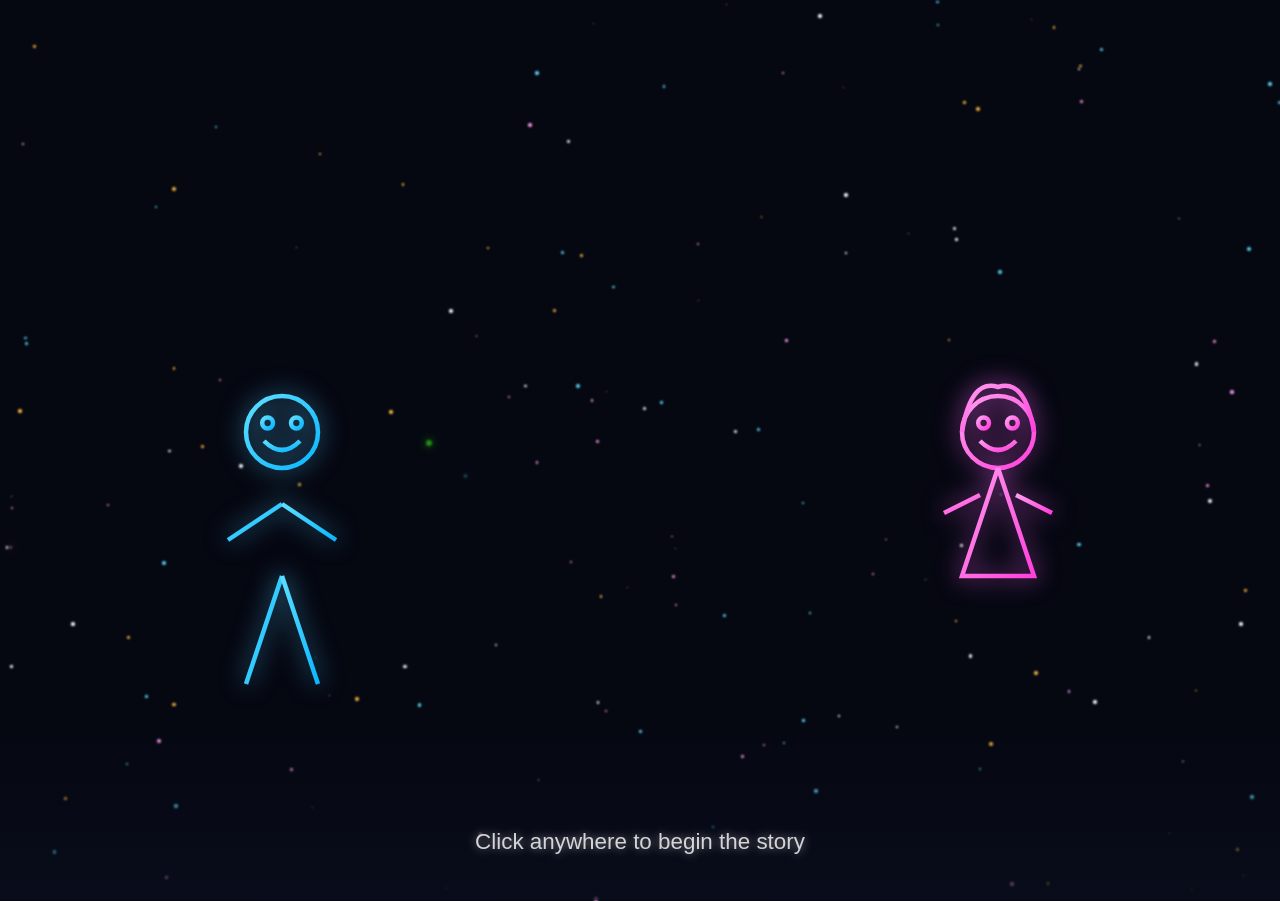
<file: WEB-PAGE/HTML/index.html>
<!DOCTYPE html>
<html lang="en">
<head>
    <meta charset="UTF-8">
    <meta name="viewport" content="width=device-width, initial-scale=1.0">
    <title>Neon Love Story</title>
    <style>
        * {
            margin: 0;
            padding: 0;
            box-sizing: border-box;
        }
        
        body {
            background-color: #050711;
            font-family: 'Arial', sans-serif;
            overflow: hidden;
            width: 100vw;
            height: 100vh;
            cursor: pointer;
            position: relative;
        }
        
        .scene-container {
            width: 100%;
            height: 100%;
            position: relative;
            perspective: 1000px;
        }
        
        .star {
            position: absolute;
            background-color: white;
            border-radius: 50%;
            filter: blur(1px);
            animation: twinkle 3s infinite alternate;
        }
        
        @keyframes twinkle {
            0% { opacity: 0.3; filter: blur(1px); }
            50% { opacity: 0.8; filter: blur(0px); }
            100% { opacity: 0.3; filter: blur(1px); }
        }
        
        /* Character SVGs */
        .character {
            position: absolute;
            bottom: 20%;
            height: 40%;
            transition: all 2s ease;
        }
        
        .boy {
            left: 15%;
            filter: drop-shadow(0 0 12px rgba(80, 200, 255, 0.8));
            z-index: 10;
        }
        
        .girl {
            right: 15%;
            filter: drop-shadow(0 0 12px rgba(255, 100, 255, 0.8));
            z-index: 10;
        }
        
        .rose {
            position: absolute;
            bottom: 35%;
            left: 50%;
            transform: translateX(-50%);
            height: 18%;
            filter: drop-shadow(0 0 15px rgba(255, 50, 100, 0.9));
            opacity: 0;
            transition: all 1.5s ease;
            z-index: 20;
        }
        
        .heart {
            position: absolute;
            top: 20%;
            right: 20%;
            height: 15%;
            filter: drop-shadow(0 0 15px rgba(255, 50, 100, 0.9));
            opacity: 0;
            transform: scale(0);
            transition: all 1s ease;
            animation: float 3s infinite ease-in-out;
            z-index: 5;
        }
        
        @keyframes float {
            0% { transform: scale(1) translateY(0); }
            50% { transform: scale(1.1) translateY(-10px); }
            100% { transform: scale(1) translateY(0); }
        }
        
        .final-message {
            position: absolute;
            top: 50%;
            left: 50%;
            transform: translate(-50%, -50%);
            font-size: 5rem;
            font-weight: bold;
            color: #ff5ebc;
            text-shadow: 
                0 0 7px #ff5ebc,
                0 0 20px #ff5ebc,
                0 0 40px #ff5ebc,
                0 0 60px #ff1f9d;
            opacity: 0;
            text-align: center;
            width: 100%;
            font-family: 'Arial', sans-serif;
            letter-spacing: 5px;
            animation: none;
            z-index: 100;
        }
        
        @keyframes pulse {
            0% { text-shadow: 0 0 7px #ff5ebc, 0 0 20px #ff5ebc, 0 0 40px #ff5ebc, 0 0 60px #ff1f9d; }
            50% { text-shadow: 0 0 15px #ff5ebc, 0 0 30px #ff5ebc, 0 0 60px #ff5ebc, 0 0 80px #ff1f9d; }
            100% { text-shadow: 0 0 7px #ff5ebc, 0 0 20px #ff5ebc, 0 0 40px #ff5ebc, 0 0 60px #ff1f9d; }
        }
        
        .hidden {
            display: none;
        }
        
        #startPrompt {
            position: absolute;
            bottom: 5%;
            left: 50%;
            transform: translateX(-50%);
            color: rgba(255, 255, 255, 0.8);
            font-size: 1.4rem;
            animation: fadeInOut 2s infinite;
            text-align: center;
            text-shadow: 0 0 10px rgba(255, 255, 255, 0.5);
            z-index: 100;
        }
        
        @keyframes fadeInOut {
            0% { opacity: 0.4; }
            50% { opacity: 1; }
            100% { opacity: 0.4; }
        }
        
        .spotlight {
            position: absolute;
            width: 300px;
            height: 300px;
            border-radius: 50%;
            background: radial-gradient(
                circle,
                rgba(255, 255, 255, 0.1) 0%,
                rgba(255, 255, 255, 0.05) 40%,
                transparent 70%
            );
            filter: blur(10px);
            opacity: 0;
            transition: all 1.5s ease;
            z-index: 1;
        }
        
        .ground {
            position: absolute;
            bottom: 0;
            left: 0;
            width: 100%;
            height: 20%;
            background: linear-gradient(to top, rgba(10, 15, 30, 0.7), transparent);
            z-index: 5;
        }
        
        .neon-particles {
            position: absolute;
            width: 100%;
            height: 100%;
            pointer-events: none;
            z-index: 6;
        }
        
        .particle {
            position: absolute;
            background-color: rgba(255, 255, 255, 0.8);
            border-radius: 50%;
            filter: blur(1px);
            pointer-events: none;
        }
        
        @media (max-width: 768px) {
            .character {
                height: 30%;
            }
            
            .boy {
                left: 10%;
            }
            
            .girl {
                right: 10%;
            }
            
            .rose {
                height: 15%;
            }
            
            .final-message {
                font-size: 3rem;
                letter-spacing: 3px;
            }
            
            #startPrompt {
                font-size: 1.2rem;
            }
        }
    </style>
</head>
<body>
    <div class="scene-container" id="sceneContainer">
        <!-- Stars will be added via JavaScript -->
        <div class="neon-particles" id="particles"></div>
        <div class="ground"></div>
        
        <!-- Spotlights -->
        <div class="spotlight" id="spotlightBoy" style="left: 20%; bottom: 15%;"></div>
        <div class="spotlight" id="spotlightGirl" style="right: 20%; bottom: 15%;"></div>
        <div class="spotlight" id="spotlightCenter" style="left: 50%; bottom: 15%; transform: translateX(-50%);"></div>
        
        <!-- Boy Character (SVG) -->
        <svg class="character boy" viewBox="0 0 100 200" xmlns="http://www.w3.org/2000/svg">
            <defs>
                <linearGradient id="boyGradient" x1="0%" y1="0%" x2="100%" y2="100%">
                    <stop offset="0%" style="stop-color:#5edfff;stop-opacity:1" />
                    <stop offset="100%" style="stop-color:#0ab6ff;stop-opacity:1" />
                </linearGradient>
            </defs>
            
            <!-- Head -->
            <circle cx="50" cy="40" r="20" stroke="url(#boyGradient)" stroke-width="2.5" fill="none" />
            
            <!-- Body -->
            <line x1="50" y1="60" x2="50" y2="120" stroke="url(#boyGradient)" stroke-width="2.5" id="boyBody" />
            
            <!-- Arms -->
            <line x1="50" y1="80" x2="20" y2="100" stroke="url(#boyGradient)" stroke-width="2.5" class="left-arm" id="leftArm" />
            <line x1="50" y1="80" x2="80" y2="100" stroke="url(#boyGradient)" stroke-width="2.5" class="right-arm" id="rightArm" />
            
            <!-- Legs -->
            <line x1="50" y1="120" x2="30" y2="180" stroke="url(#boyGradient)" stroke-width="2.5" id="leftLeg" />
            <line x1="50" y1="120" x2="70" y2="180" stroke="url(#boyGradient)" stroke-width="2.5" id="rightLeg" />
            
            <!-- Smile -->
            <path d="M40,45 Q50,55 60,45" stroke="url(#boyGradient)" stroke-width="2.5" fill="none" />
            
            <!-- Eyes -->
            <circle cx="42" cy="35" r="3" stroke="url(#boyGradient)" stroke-width="2.5" fill="none" />
            <circle cx="58" cy="35" r="3" stroke="url(#boyGradient)" stroke-width="2.5" fill="none" />
        </svg>
        
        <!-- Girl Character (SVG) -->
        <svg class="character girl" viewBox="0 0 100 200" xmlns="http://www.w3.org/2000/svg">
            <defs>
                <linearGradient id="girlGradient" x1="0%" y1="0%" x2="100%" y2="100%">
                    <stop offset="0%" style="stop-color:#ff9eee;stop-opacity:1" />
                    <stop offset="100%" style="stop-color:#ff3fdc;stop-opacity:1" />
                </linearGradient>
            </defs>
            
            <!-- Head -->
            <circle cx="50" cy="40" r="20" stroke="url(#girlGradient)" stroke-width="2.5" fill="none" />
            
            <!-- Hair -->
            <path d="M30,40 Q35,10 50,15 Q65,10 70,40" stroke="url(#girlGradient)" stroke-width="2.5" fill="none" />
            
            <!-- Body (Dress shape) -->
            <path d="M50,60 Q40,90 30,120 L70,120 Q60,90 50,60" stroke="url(#girlGradient)" stroke-width="2.5" fill="none" />
            
            <!-- Arms -->
            <line x1="40" y1="75" x2="20" y2="85" stroke="url(#girlGradient)" stroke-width="2.5" id="girlLeftArm" />
            <line x1="60" y1="75" x2="80" y2="85" stroke="url(#girlGradient)" stroke-width="2.5" id="girlRightArm" />
            
            <!-- Legs -->
            <line x1="40" y1="120" x2="40" y2="180" stroke="url(#girlGradient)" stroke-width="2.5" />
            <line x1="60" y1="120" x2="60" y2="180" stroke="url(#girlGradient)" stroke-width="2.5" />
            
            <!-- Smile -->
            <path d="M40,45 Q50,55 60,45" stroke="url(#girlGradient)" stroke-width="2.5" fill="none" id="girlSmile" />
            
            <!-- Eyes -->
            <circle cx="42" cy="35" r="3" stroke="url(#girlGradient)" stroke-width="2.5" fill="none" />
            <circle cx="58" cy="35" r="3" stroke="url(#girlGradient)" stroke-width="2.5" fill="none" />
        </svg>
        
        <!-- Enhanced Rose (SVG) -->
        <svg class="rose" viewBox="0 0 100 200" xmlns="http://www.w3.org/2000/svg">
            <defs>
                <linearGradient id="roseGradient" x1="0%" y1="0%" x2="100%" y2="100%">
                    <stop offset="0%" style="stop-color:#ff3a7c;stop-opacity:1" />
                    <stop offset="100%" style="stop-color:#ff0051;stop-opacity:1" />
                </linearGradient>
                <linearGradient id="stemGradient" x1="0%" y1="0%" x2="100%" y2="100%">
                    <stop offset="0%" style="stop-color:#39ff14;stop-opacity:1" />
                    <stop offset="100%" style="stop-color:#00c700;stop-opacity:1" />
                </linearGradient>
            </defs>
            
            <!-- Improved Rose Petals -->
            <path d="M50,20 
                    C55,15 65,15 65,25 
                    C70,15 80,20 70,30 
                    C80,30 80,40 70,40 
                    C80,45 75,55 65,45 
                    C65,55 55,55 50,45 
                    C45,55 35,55 35,45 
                    C25,55 20,45 30,40 
                    C20,40 20,30 30,30 
                    C20,20 30,15 35,25 
                    C35,15 45,15 50,20" 
                  stroke="url(#roseGradient)" stroke-width="2" fill="none" />
            
            <!-- Stem -->
            <line x1="50" y1="45" x2="50" y2="100" stroke="url(#stemGradient)" stroke-width="2.5" />
            
            <!-- Leaves -->
            <path d="M50,60 C60,50 75,55 65,70" stroke="url(#stemGradient)" stroke-width="2" fill="none" />
            <path d="M50,80 C40,70 25,75 35,90" stroke="url(#stemGradient)" stroke-width="2" fill="none" />
        </svg>
        
        <!-- Enhanced Heart (SVG) -->
        <svg class="heart" viewBox="0 0 100 100" xmlns="http://www.w3.org/2000/svg">
            <defs>
                <linearGradient id="heartGradient" x1="0%" y1="0%" x2="100%" y2="100%">
                    <stop offset="0%" style="stop-color:#ff3a7c;stop-opacity:1" />
                    <stop offset="100%" style="stop-color:#ff0051;stop-opacity:1" />
                </linearGradient>
            </defs>
            <path d="M50,30 L65,15 A15,15 0 0,1 90,40 L50,80 L10,40 A15,15 0 0,1 35,15 L50,30" 
                  stroke="url(#heartGradient)" stroke-width="3" fill="none" />
        </svg>
        
        <!-- Final Message -->
        <div class="final-message" id="finalMessage">I Love You</div>
        
        <!-- Start Prompt -->
        <div id="startPrompt">Click anywhere to begin the story</div>
    </div>
    
    <script>
        // Elements
        const sceneContainer = document.getElementById('sceneContainer');
        const finalMessage = document.getElementById('finalMessage');
        const startPrompt = document.getElementById('startPrompt');
        const boy = document.querySelector('.boy');
        const girl = document.querySelector('.girl');
        const rose = document.querySelector('.rose');
        const heart = document.querySelector('.heart');
        const particles = document.getElementById('particles');
        
        // Spotlight elements
        const spotlightBoy = document.getElementById('spotlightBoy');
        const spotlightGirl = document.getElementById('spotlightGirl');
        const spotlightCenter = document.getElementById('spotlightCenter');
        
        // Boy elements for animation
        const boyBody = document.getElementById('boyBody');
        const leftArm = document.getElementById('leftArm');
        const rightArm = document.getElementById('rightArm');
        const leftLeg = document.getElementById('leftLeg');
        const rightLeg = document.getElementById('rightLeg');
        
        // Girl elements for animation
        const girlLeftArm = document.getElementById('girlLeftArm');
        const girlRightArm = document.getElementById('girlRightArm');
        const girlSmile = document.getElementById('girlSmile');
        
        // Create stars with different colors
        function createStars() {
            const colors = ['#ffffff', '#5edfff', '#ff9eee', '#ffbf40'];
            for (let i = 0; i < 150; i++) {
                const star = document.createElement('div');
                star.classList.add('star');
                
                // Random size between 1px and 4px
                const size = Math.random() * 3 + 1;
                star.style.width = `${size}px`;
                star.style.height = `${size}px`;
                
                // Random position
                star.style.left = `${Math.random() * 100}%`;
                star.style.top = `${Math.random() * 100}%`;
                
                // Random color
                star.style.backgroundColor = colors[Math.floor(Math.random() * colors.length)];
                
                // Random animation delay
                star.style.animationDelay = `${Math.random() * 3}s`;
                
                sceneContainer.appendChild(star);
            }
        }
        
        // Create neon particles
        function createNeonParticles() {
            const colors = ['#5edfff', '#ff9eee', '#ff3a7c', '#39ff14', '#ffbf40'];
            
            for (let i = 0; i < 30; i++) {
                setTimeout(() => {
                    const particle = document.createElement('div');
                    particle.classList.add('particle');
                    
                    // Size
                    const size = Math.random() * 4 + 2;
                    particle.style.width = `${size}px`;
                    particle.style.height = `${size}px`;
                    
                    // Position
                    particle.style.left = `${Math.random() * 100}%`;
                    particle.style.bottom = '0';
                    
                    // Color with glow
                    const color = colors[Math.floor(Math.random() * colors.length)];
                    particle.style.backgroundColor = color;
                    particle.style.boxShadow = `0 0 10px ${color}`;
                    
                    particles.appendChild(particle);
                    
                    // Animate
                    setTimeout(() => {
                        particle.style.transition = `all ${Math.random() * 8 + 7}s ease-out`;
                        particle.style.transform = `translateY(-${Math.random() * 80 + 20}vh)`;
                        particle.style.opacity = Math.random() * 0.7 + 0.3;
                        
                        // Remove after animation
                        setTimeout(() => {
                            particles.removeChild(particle);
                        }, 15000);
                    }, 100);
                }, i * 500);
            }
        }
        
        // Initialize scene
        function initScene() {
            createStars();
            createNeonParticles();
            
            // Set initial positions
            boy.style.transform = 'translateX(0)';
            girl.style.transform = 'translateX(0)';
            
            // Initial visibility
            rose.style.opacity = '0';
            heart.style.opacity = '0';
            finalMessage.style.opacity = '0';
            
            // Initialize event listener for scene transition
            document.body.addEventListener('click', startAnimation);
            
            // Set interval for continuous particles
            setInterval(createNeonParticles, 15000);
        }
        
        // Boy kneeling animation
        function animateBoyKneeling() {
            // Update SVG elements for kneeling position
            boyBody.setAttribute('y2', '110');
            
            // Arms holding rose
            leftArm.setAttribute('x2', '42');
            leftArm.setAttribute('y2', '100');
            rightArm.setAttribute('x2', '58');
            rightArm.setAttribute('y2', '100');
            
            // Legs in kneeling position
            leftLeg.setAttribute('x1', '50');
            leftLeg.setAttribute('y1', '110');
            leftLeg.setAttribute('x2', '30');
            leftLeg.setAttribute('y2', '140');
            
            rightLeg.setAttribute('x1', '50');
            rightLeg.setAttribute('y1', '110');
            rightLeg.setAttribute('x2', '50');
            rightLeg.setAttribute('y2', '140');
        }
        
        // Girl happy reaction
        function animateGirlHappy() {
            // Move arms up in excitement
            girlLeftArm.setAttribute('x2', '25');
            girlLeftArm.setAttribute('y2', '60');
            
            girlRightArm.setAttribute('x2', '75');
            girlRightArm.setAttribute('y2', '60');
            
            // Bigger smile
            girlSmile.setAttribute('d', 'M40,45 Q50,60 60,45');
        }
        
        // Start animation sequence
        function startAnimation() {
            // Remove event listener to prevent multiple triggers
            document.body.removeEventListener('click', startAnimation);
            startPrompt.style.display = 'none';
            
            // Turn on spotlights
            spotlightBoy.style.opacity = '1';
            spotlightGirl.style.opacity = '1';
            
            // After a short delay, start the boy walking
            setTimeout(() => {
                // Move boy to center near girl
                boy.style.left = '40%';
                
                // After boy reaches position, show proposal
                setTimeout(() => {
                    // Show center spotlight
                    spotlightCenter.style.opacity = '1';
                    
                    // Animate boy kneeling
                    animateBoyKneeling();
                    
                    // Make rose visible and position to boy's hands
                    setTimeout(() => {
                        rose.style.opacity = '1';
                        rose.style.left = '48%';
                        rose.style.bottom = '35%';
                        
                        // Girl moves closer and reacts
                        setTimeout(() => {
                            girl.style.right = '35%';
                            
                            // Girl happy reaction
                            setTimeout(() => {
                                animateGirlHappy();
                                
                                // Show heart above them
                                setTimeout(() => {
                                    heart.style.opacity = '1';
                                    heart.style.transform = 'scale(1)';
                                    heart.style.top = '30%';
                                    heart.style.left = '50%';
                                    heart.style.marginLeft = '-7.5%';
                                    
                                    // Transition to final scene
                                    setTimeout(showFinalMessage, 2000);
                                }, 1000);
                            }, 1000);
                        }, 1000);
                    }, 1000);
                }, 2000);
            }, 1000);
        }
        
        // Final scene with message
        function showFinalMessage() {
            // Create intense neon effect
            createIntenseNeonEffect();
            
            // Fade characters slightly
            boy.style.opacity = '0.6';
            girl.style.opacity = '0.6';
            rose.style.opacity = '0.6';
            
            // Show final message with animation
            finalMessage.style.opacity = '1';
            finalMessage.style.animation = 'pulse 2s infinite ease-in-out';
            
            // Add floating hearts in the background
            createFloatingHearts();
        }
        
        // Create intense neon particles for final effect
        function createIntenseNeonEffect() {
            const colors = ['#5edfff', '#ff9eee', '#ff3a7c', '#39ff14', '#ffbf40'];
            
            for (let i = 0; i < 50; i++) {
                setTimeout(() => {
                    const particle = document.createElement('div');
                    particle.classList.add('particle');
                    
                    // Size
                    const size = Math.random() * 6 + 2;
                    particle.style.width = `${size}px`;
                    particle.style.height = `${size}px`;
                    
                    // Position
                    particle.style.left = `${Math.random() * 100}%`;
                    particle.style.top = `${Math.random() * 100}%`;
                    
                    // Color with glow
                    const color = colors[Math.floor(Math.random() * colors.length)];
                    particle.style.backgroundColor = color;
                    particle.style.boxShadow = `0 0 15px ${color}`;
                    
                    particles.appendChild(particle);
                    
                    // Animate
                    setTimeout(() => {
                        particle.style.transition = `all ${Math.random() * 10 + 10}s ease-out`;
                        particle.style.transform = `translate(${Math.random() * 200 - 100}px, ${Math.random() * 200 - 100}px)`;
                        particle.style.opacity = Math.random() * 0.7 + 0.3;
                        
                        // Remove after animation
                        setTimeout(() => {
                            particle.style.opacity = '0';
                            setTimeout(() => {
                                particles.removeChild(particle);
                            }, 1000);
                        }, 8000);
                    }, 100);
                }, i * 100);
            }
        }
        
        function createFloatingHearts() {
            const colors = ['#ff3a7c', '#ff5ebc', '#ff9eee'];
            
            for (let i = 0; i < 20; i++) {
                setTimeout(() => {
                    const floatingHeart = document.createElement('div');
                    floatingHeart.style.position = 'absolute';
                    floatingHeart.style.width = `${Math.random() * 30 + 20}px`;
                    floatingHeart.style.height = `${Math.random() * 30 + 20}px`;
                    floatingHeart.style.left = `${Math.random() * 100}%`;
                    floatingHeart.style.bottom = '0';
                    floatingHeart.style.opacity = '0';
                    floatingHeart.style.zIndex = '15';
                    
                    const color = colors[Math.floor(Math.random() * colors.length)];
                    
                    floatingHeart.innerHTML = `
                        <svg viewBox="0 0 100 100" xmlns="http://www.w3.org/2000/svg">
                            <path d="M50,30 L65,15 A15,15 0 0,1 85,35 L50,70 L15,35 A15,15 0 0,1 35,15 L50,30" 
                            stroke="${color}" stroke-width="3" fill="none" />
                        </svg>
                    `;
                    
                    sceneContainer.appendChild(floatingHeart);
                    
                    // Animate floating heart
                    setTimeout(() => {
                        floatingHeart.style.transition = `all ${Math.random() * 8 + 7}s ease-out`;
                        floatingHeart.style.transform = `translateY(-${Math.random() * 70 + 30}vh) rotate(${Math.random() * 60 - 30}deg)`;
                        floatingHeart.style.opacity = '0.8';
                        floatingHeart.style.filter = `drop-shadow(0 0 8px ${color})`;
                        
                        // Remove after animation
                        setTimeout(() => {
                            floatingHeart.style.opacity = '0';
                            setTimeout(() => {
                                sceneContainer.removeChild(floatingHeart);
                            }, 1000);
                        }, 6000);
                    }, 100);
                }, i * 300);
            }
        }
        
        // Initialize on page load
        window.onload = initScene;
    </script>
</body>
</html>
</file>
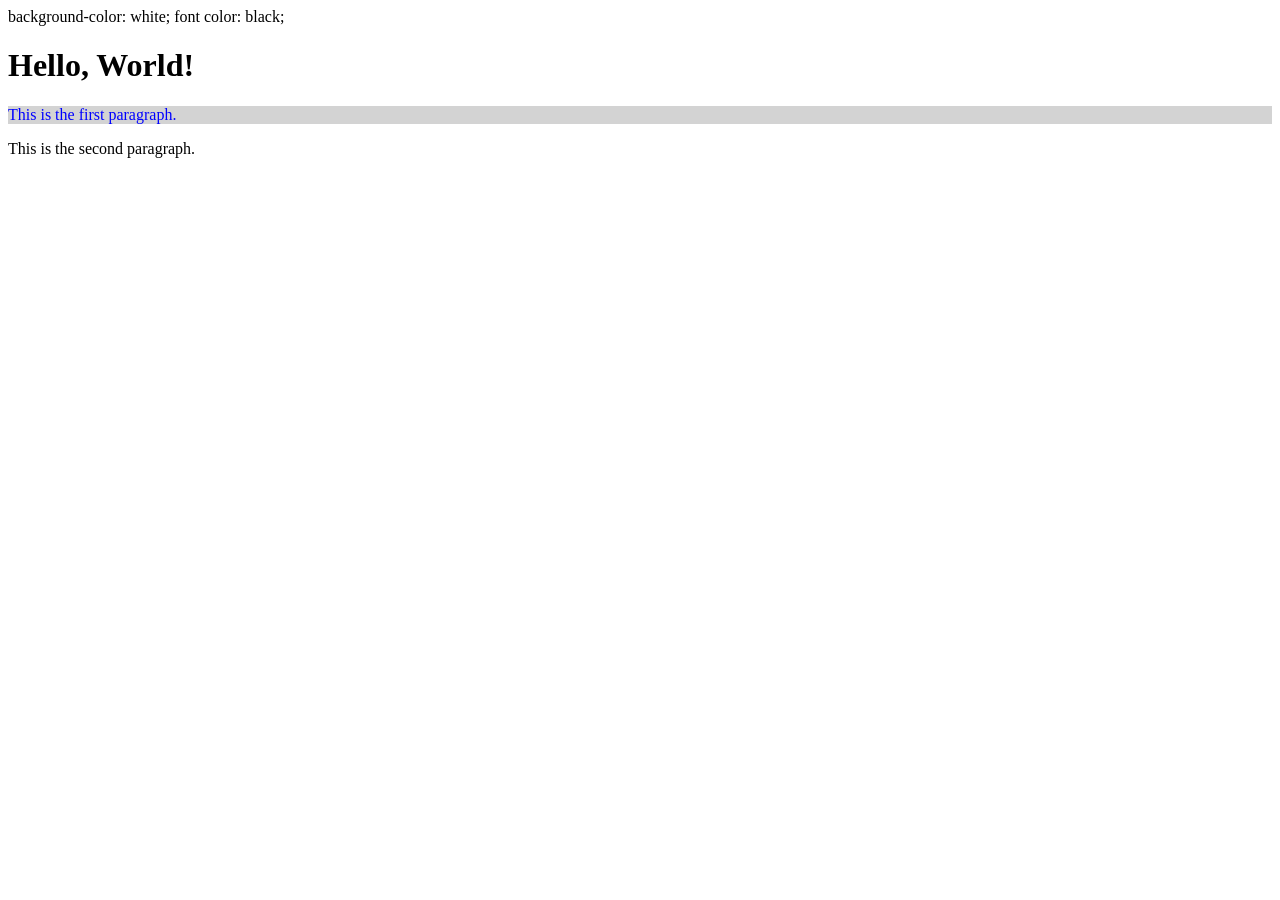
<file: WEB-PAGE/CSS/12.html>
<!DOCTYPE html>
<html lang="en">
<head>
    <meta charset="UTF-8">
    <meta name="viewport" content="width=device-width, initial-scale=1.0">
    <title>Document</title>
    <style>
        
       #first p {
        color: blue;
        background-color: lightgray;
        
    </style>

</head>
<body>
    background-color: white;
    font color: black;
        <h1>Hello, World!</h1>
        <div id="first">
            <p>This is the first paragraph.</p>
        
        </div>
        <div id="second">
            <p>This is the second paragraph.</p>
</body>
</html>
</file>
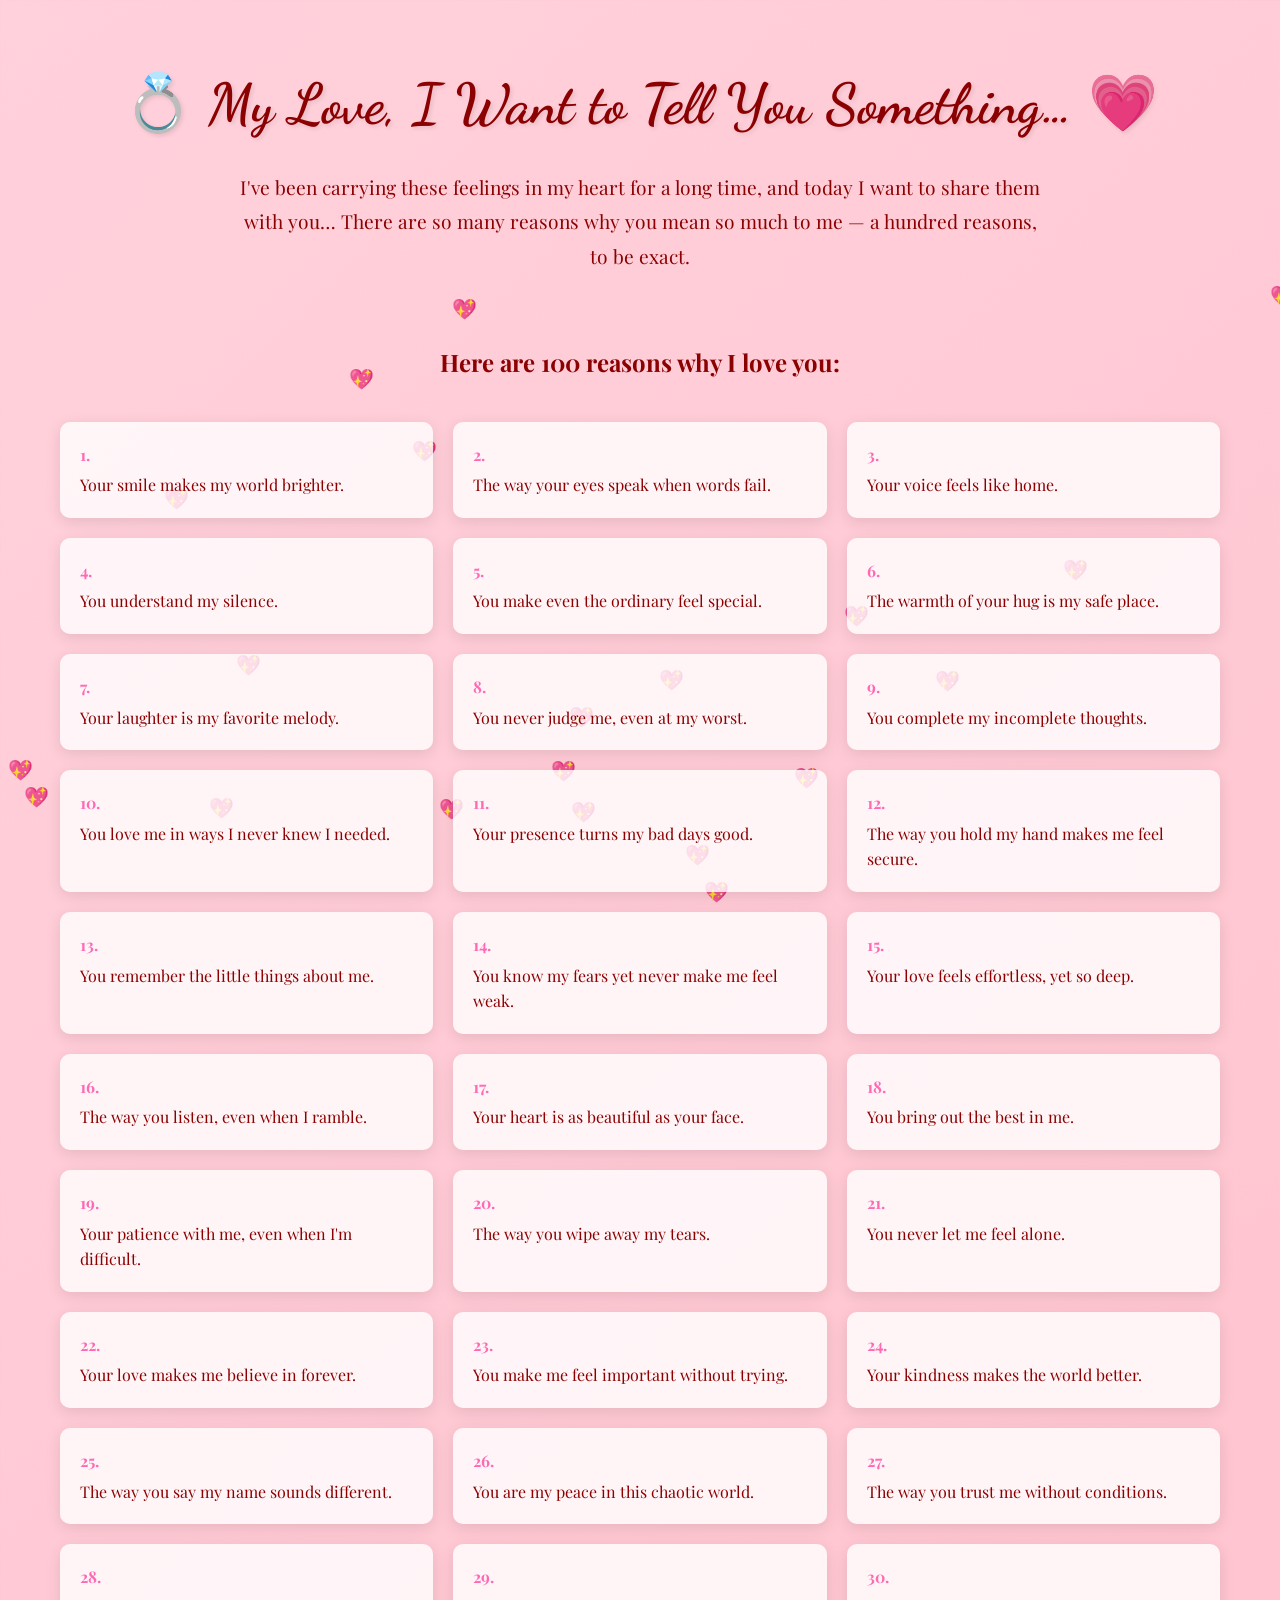
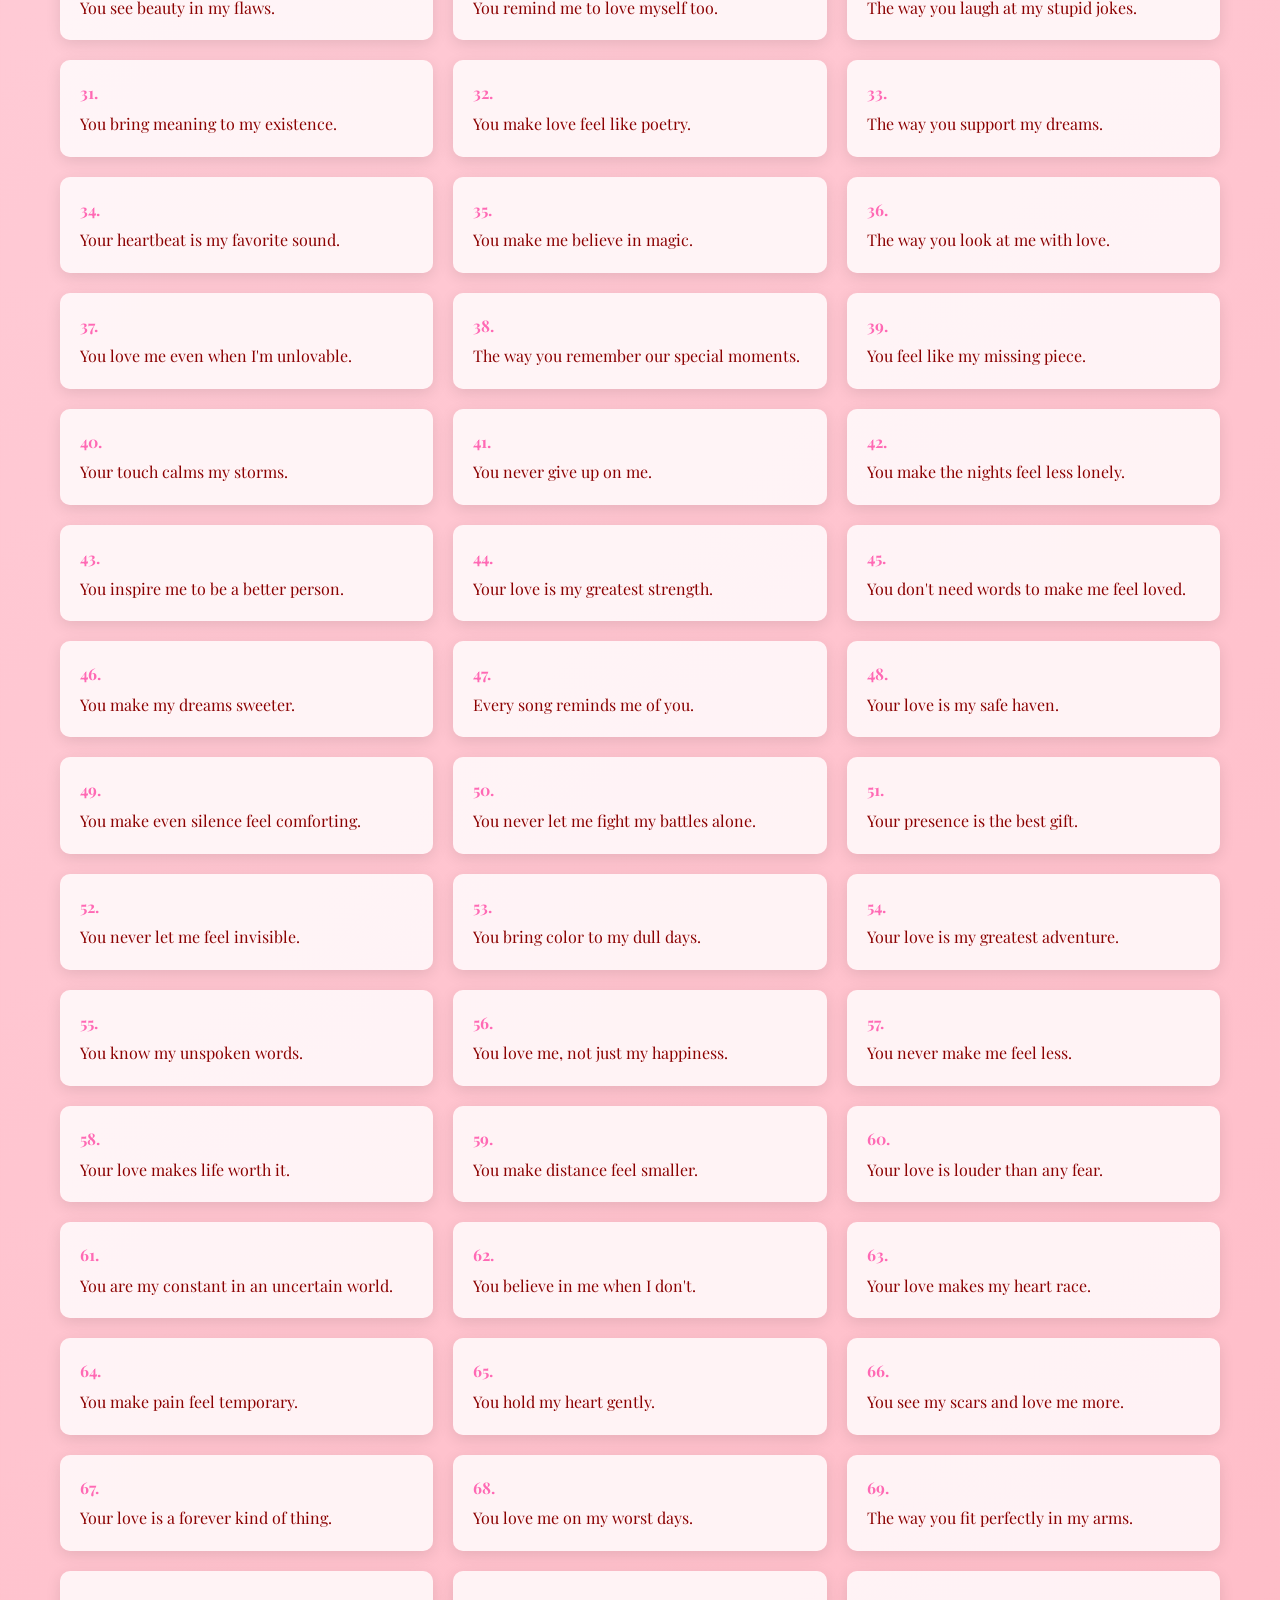
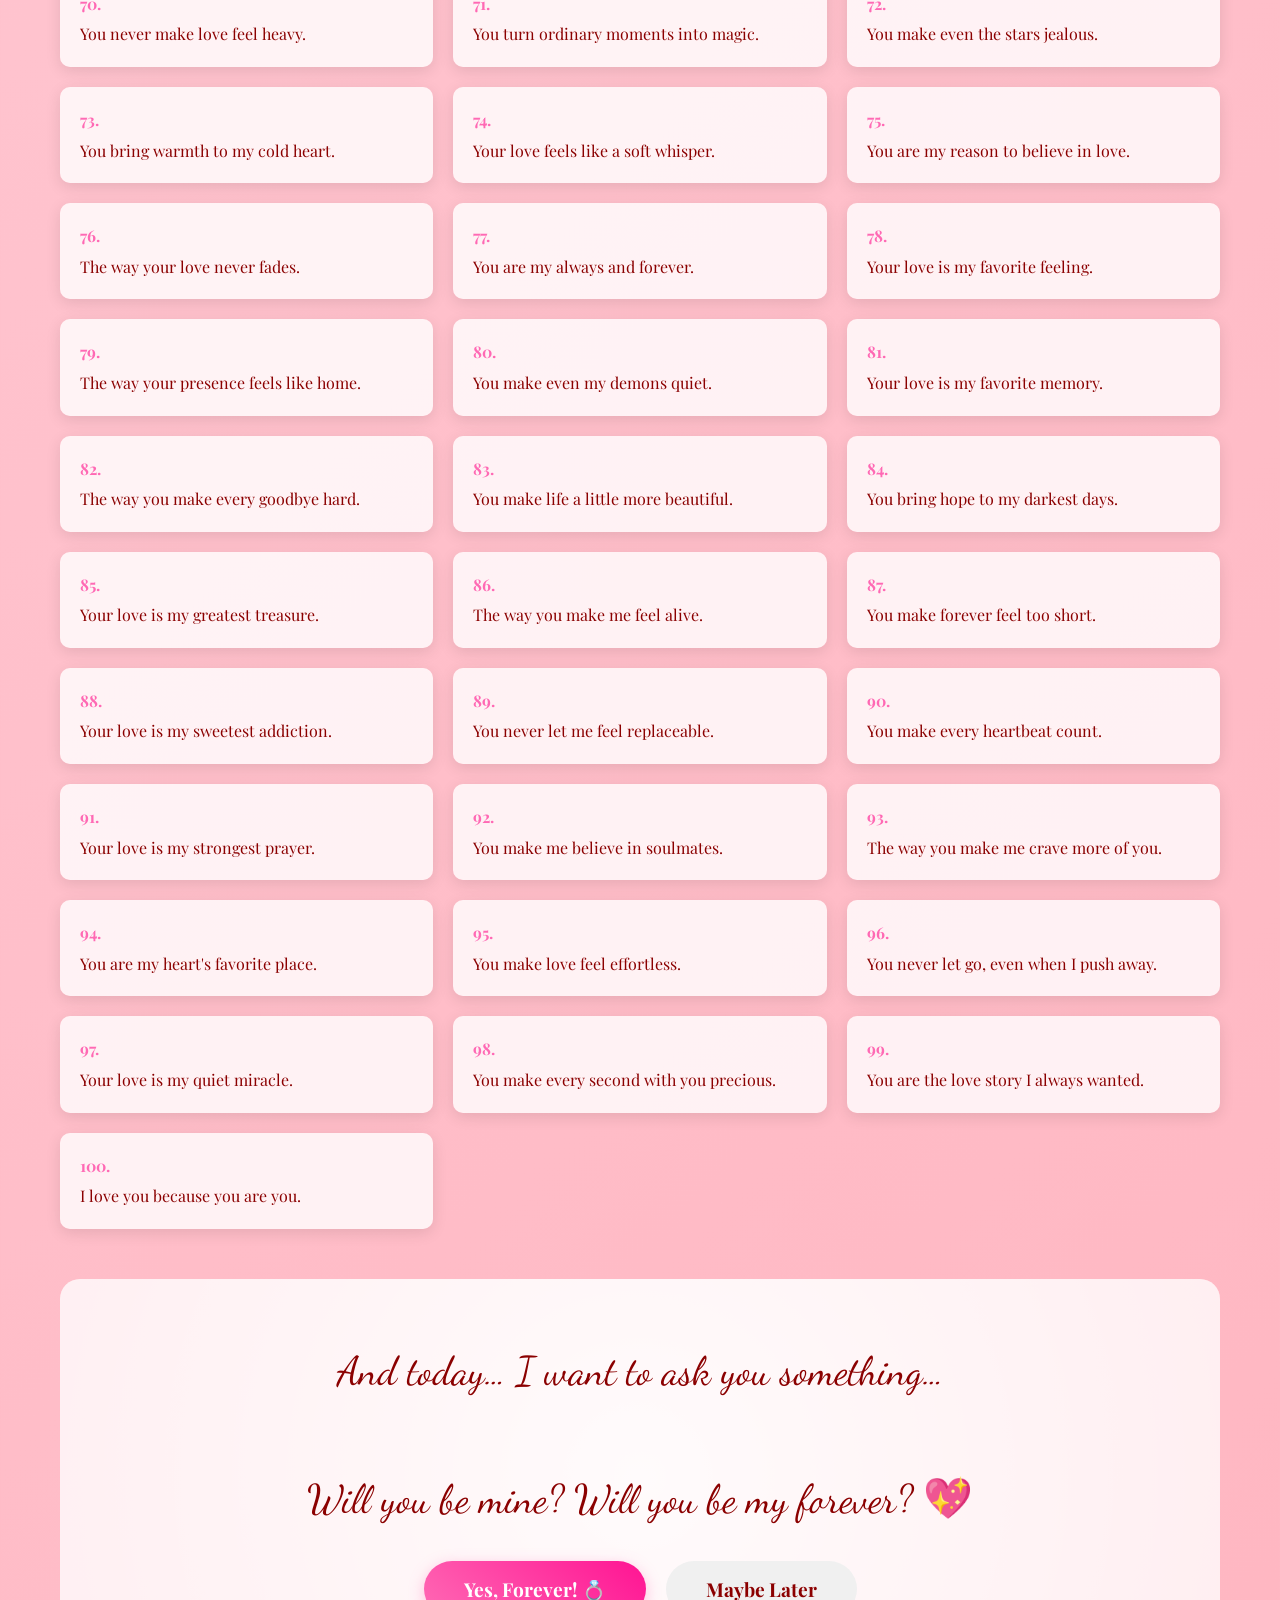
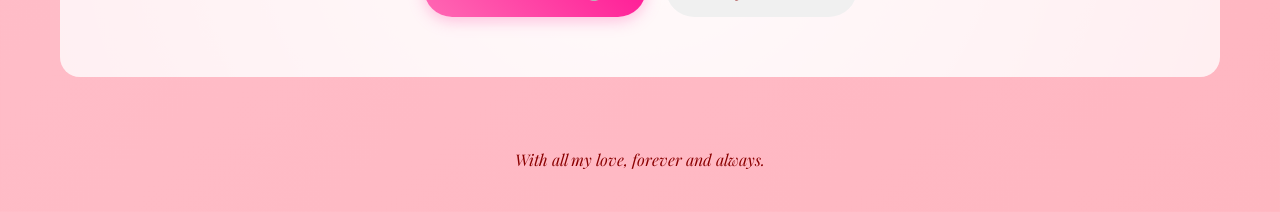
<file: WEB-PAGE/HTML/propose.html>
<!DOCTYPE html>
<html lang="en">
<head>
    <meta charset="UTF-8" />
    <meta name="viewport" content="width=device-width, initial-scale=1.0"/>
    <title>Proposal</title>
    <link href="https://fonts.googleapis.com/css2?family=Dancing+Script:wght@400;700&family=Playfair+Display:wght@400;700&display=swap" rel="stylesheet">
    <style>
        * { margin: 0; padding: 0; box-sizing: border-box; }

        body {
            font-family: 'Playfair Display', serif;
            background: linear-gradient(135deg, #ffd1dc, #ffb6c1);
            color: #8b0000;
            line-height: 1.6;
            overflow-x: hidden;
        }

        .container {
            max-width: 1200px;
            margin: 0 auto;
            padding: 20px;
        }

        header { text-align: center; padding: 40px 20px; animation: fadeIn 2s ease; }

        h1 {
            font-family: 'Dancing Script', cursive;
            font-size: 3.5rem;
            margin-bottom: 20px;
            text-shadow: 2px 2px 4px rgba(0,0,0,0.1);
        }

        .intro { font-size: 1.2rem; max-width: 800px; margin: 0 auto 30px; line-height: 1.8; }

        .reasons-container {
            display: grid;
            grid-template-columns: repeat(auto-fill, minmax(300px, 1fr));
            gap: 20px;
            margin: 40px 0;
        }

        .reason {
            background: rgba(255,255,255,0.8);
            padding: 20px;
            border-radius: 10px;
            box-shadow: 0 4px 15px rgba(0,0,0,0.1);
            transition: transform .3s ease, box-shadow .3s ease;
            opacity: 0;
            animation: fadeInUp .8s ease forwards;
        }

        .reason:hover { transform: translateY(-5px); box-shadow: 0 6px 20px rgba(0,0,0,0.15); }

        .reason-number { font-weight: bold; color: #ff69b4; margin-bottom: 5px; }

        .proposal-section {
            text-align: center;
            padding: 60px 20px;
            background: rgba(255,255,255,0.7);
            border-radius: 20px;
            margin: 50px 0;
            position: relative;
            overflow: hidden;
        }

        .proposal-section::before {
            content: "";
            position: absolute;
            top: -50%;
            left: -50%;
            width: 200%;
            height: 200%;
            background: radial-gradient(circle, rgba(255,255,255,0.8) 0%, rgba(255,255,255,0) 70%);
            animation: pulse 4s infinite;
            z-index: -1;
        }

        .proposal-text {
            font-family: 'Dancing Script', cursive;
            font-size: 2.5rem;
            margin-bottom: 30px;
            position: relative;
            z-index: 1;
        }

        .proposal-buttons { display:flex; justify-content:center; gap:20px; margin-top:30px; }

        button {
            padding: 15px 40px;
            font-size: 1.2rem;
            border: none;
            border-radius: 50px;
            cursor: pointer;
            transition: all .3s ease;
            font-family: 'Playfair Display', serif;
            font-weight: bold;
        }

        #yes-btn {
            background: linear-gradient(45deg,#ff69b4,#ff1493);
            color: white;
            box-shadow: 0 4px 15px rgba(255,105,180,.4);
        }
        #yes-btn:hover { transform: scale(1.05); box-shadow: 0 6px 20px rgba(255,105,180,.6); }

        #no-btn { background: #f0f0f0; color: #8b0000; }
        #no-btn:hover { background: #e0e0e0; }

        .heart {
            position: absolute;
            font-size: 20px;
            color: #ff69b4;
            animation: float 5s infinite ease-in-out;
            z-index: -1;
            pointer-events: none;
        }

        .hidden { display: none; }

        .response-message {
            font-size: 2rem;
            margin-top: 30px;
            font-family: 'Dancing Script', cursive;
            animation: bounce 1s ease;
        }

        /* Footer proposal scene styles */
        #proposal-scene {
            width: 100%;
            margin-top: 40px;
            display: none;
            animation: fadeIn 1s ease forwards;
            text-align: center;
            padding: 40px 20px;
            background: linear-gradient(180deg, rgba(255,255,255,0.6), rgba(255,255,255,0.3));
            border-radius: 16px;
            position: relative;
            overflow: visible;
        }

        .scene-inner {
            max-width: 1000px;
            margin: 0 auto;
            height: 260px;
            position: relative;
            display: flex;
            justify-content: center;
            align-items: flex-end;
            gap: 80px;
        }

        .character {
            width: 160px;
            height: 260px;
            position: absolute; /* allow free movement */
            bottom: 8px;
            display:flex;
            justify-content:center;
            align-items:flex-end;
            transform-origin: center bottom;
        }

        /* base figure */
        .man-figure, .woman-figure {
            width: 110px;
            height: 220px;
            position: relative;
            transition: transform .6s ease;
            display:flex;
            justify-content:center;
            align-items:flex-start;
        }

        /* head */
        .man-head, .woman-head {
            width: 46px;
            height: 46px;
            border-radius:50%;
            position: absolute;
            top: 0;
            left: 50%;
            transform: translateX(-50%);
            box-shadow: 0 2px 0 rgba(0,0,0,0.05);
        }

        .man-head { background: #f1c27d; }
        .woman-head { background: #f5d0b6; }

        /* torso / dress */
        .man-torso {
            width: 90px;
            height: 110px;
            background: linear-gradient(180deg,#1e6fb6,#145a9b);
            position: absolute;
            top: 54px;
            left: 50%;
            transform: translateX(-50%);
            border-radius: 10px;
        }
        .woman-dress {
            width: 120px;
            height: 145px;
            background: linear-gradient(180deg,#d92020,#9e0f0f);
            position: absolute;
            top: 54px;
            left: 50%;
            transform: translateX(-50%);
            border-radius: 12px 12px 60px 60px;
            display:flex;
            justify-content:center;
            align-items:flex-end;
            padding-bottom:12px;
        }

        /* legs */
        .man-legs, .woman-legs {
            width: 100px;
            height: 60px;
            position: absolute;
            bottom: 0;
            left: 50%;
            transform: translateX(-50%);
            display:flex;
            gap: 10px;
            justify-content:center;
            align-items:flex-end;
        }
        .leg {
            width: 36%;
            height: 100%;
            background: #0b3a60;
            border-radius: 6px;
            transform-origin: top center;
        }
        .w-leg {
            background: #3b1b1b;
        }

        /* bouquet */
        .bouquet {
            position: absolute;
            right: -24px;
            top: 120px;
            transform-origin: center;
            opacity: 0;
            transition: opacity .6s ease, transform .6s ease;
        }
        .bouquet .stem { width: 8px; height: 36px; background: #2f7d2f; border-radius:6px; display:block; margin: 0 auto; }
        .bouquet .flowers { display:block; margin-top:-6px; text-align:center; font-size:18px; filter:drop-shadow(0 1px 0 rgba(0,0,0,0.1)); }

        /* walking keyframes: move characters from offscreen to center positions */
        @keyframes walkLeftToCenter {
            0% { transform: translateX(-130vw) translateY(0); }
            70% { transform: translateX(-8vw) translateY(0); } /* slight overshoot */
            100% { transform: translateX(0) translateY(0); }
        }
        @keyframes walkRightToCenter {
            0% { transform: translateX(130vw) translateY(0); }
            70% { transform: translateX(8vw) translateY(0); }
            100% { transform: translateX(0) translateY(0); }
        }

        /* small body bob while walking */
        @keyframes bodyBob {
            0% { transform: translateY(0); }
            50% { transform: translateY(-6px); }
            100% { transform: translateY(0); }
        }

        /* leg stepping */
        @keyframes legStep {
            0% { transform: rotate(8deg) translateY(0); }
            50% { transform: rotate(-18deg) translateY(6px); }
            100% { transform: rotate(8deg) translateY(0); }
        }

        /* walking state classes */
        .walk-left {
            animation: walkLeftToCenter 3s cubic-bezier(.22,.9,.13,.99) forwards;
        }
        .walk-right {
            animation: walkRightToCenter 3s cubic-bezier(.22,.9,.13,.99) forwards;
        }
        .walking .man-torso, .walking .woman-dress {
            animation: bodyBob 0.6s ease-in-out infinite;
        }
        .walking .leg {
            animation: legStep 0.5s linear infinite;
        }
        .walking .leg:nth-child(2) { animation-delay: 0.25s; }

        /* kneel transform (applied when active) */
        .man-figure.kneel { transform: translateY(20px) rotate(-12deg) scale(0.98); }
        .woman-figure.step-forward { transform: translateY(0) translateX(-6px) scale(1.02); }
        .bouquet.show { opacity: 1; transform: translateY(-6px) rotate(-6deg); }

        /* small decorative confetti layer */
        .scene-decor { position:absolute; left:0; right:0; top:-10px; pointer-events:none; z-index:2; }

        @keyframes fadeIn { from { opacity:0 } to { opacity:1 } }
        @keyframes fadeInUp { from { opacity:0; transform: translateY(20px); } to { opacity:1; transform: translateY(0);} }
        @keyframes pulse { 0% { transform: scale(.8); opacity:.8 } 50% { transform: scale(1.2); opacity:.4 } 100% { transform: scale(.8); opacity:.8 } }
        @keyframes float { 0% { transform: translateY(0) rotate(0deg); } 50% { transform: translateY(-20px) rotate(180deg); } 100% { transform: translateY(0) rotate(360deg); } }
        @keyframes bounce { 0%,20%,50%,80%,100% { transform: translateY(0);} 40% { transform: translateY(-20px);} 60% { transform: translateY(-10px);} }

        footer { text-align:center; padding:20px; font-style:italic; margin-top:40px; }

        /* Responsive adjustments */
        @media (max-width: 768px) {
            h1 { font-size: 2.5rem; }
            .proposal-text { font-size: 2rem; }
            .reasons-container { grid-template-columns: 1fr; }
            .proposal-buttons { flex-direction: column; align-items: center; }
            button { width: 80%; }
            .scene-inner { gap: 30px; height: 220px; }
            .character { width: 120px; height: 220px; }
            .man-torso, .woman-dress { width: 90px; }
        }
    </style>
</head>
<body>
    <div class="container">
        <header>
            <h1>💍 My Love, I Want to Tell You Something… 💗</h1>
            <p class="intro">
                I've been carrying these feelings in my heart for a long time, and today I want to share them with you…
                There are so many reasons why you mean so much to me — a hundred reasons, to be exact.
            </p>
        </header>

        <section>
            <h2 style="text-align:center; margin-bottom:20px;">Here are 100 reasons why I love you:</h2>
            <div class="reasons-container" id="reasons-list"></div>
        </section>

        <section class="proposal-section">
            <p class="proposal-text">
                And today… I want to ask you something…<br><br>
                Will you be mine? Will you be my forever? 💖
            </p>

            <div class="proposal-buttons">
                <button id="yes-btn">Yes, Forever! 💍</button>
                <button id="no-btn">Maybe Later</button>
            </div>

            <div id="response" class="hidden response-message"></div>
        </section>

        

               

        <footer><p>With all my love, forever and always.</p></footer>
    </div>

    <script>
        // Reasons array (same as before)
        const reasons = [
            "Your smile makes my world brighter.",
            "The way your eyes speak when words fail.",
            "Your voice feels like home.",
            "You understand my silence.",
            "You make even the ordinary feel special.",
            "The warmth of your hug is my safe place.",
            "Your laughter is my favorite melody.",
            "You never judge me, even at my worst.",
            "You complete my incomplete thoughts.",
            "You love me in ways I never knew I needed.",
            "Your presence turns my bad days good.",
            "The way you hold my hand makes me feel secure.",
            "You remember the little things about me.",
            "You know my fears yet never make me feel weak.",
            "Your love feels effortless, yet so deep.",
            "The way you listen, even when I ramble.",
            "Your heart is as beautiful as your face.",
            "You bring out the best in me.",
            "Your patience with me, even when I'm difficult.",
            "The way you wipe away my tears.",
            "You never let me feel alone.",
            "Your love makes me believe in forever.",
            "You make me feel important without trying.",
            "Your kindness makes the world better.",
            "The way you say my name sounds different.",
            "You are my peace in this chaotic world.",
            "The way you trust me without conditions.",
            "You see beauty in my flaws.",
            "You remind me to love myself too.",
            "The way you laugh at my stupid jokes.",
            "You bring meaning to my existence.",
            "You make love feel like poetry.",
            "The way you support my dreams.",
            "Your heartbeat is my favorite sound.",
            "You make me believe in magic.",
            "The way you look at me with love.",
            "You love me even when I'm unlovable.",
            "The way you remember our special moments.",
            "You feel like my missing piece.",
            "Your touch calms my storms.",
            "You never give up on me.",
            "You make the nights feel less lonely.",
            "You inspire me to be a better person.",
            "Your love is my greatest strength.",
            "You don't need words to make me feel loved.",
            "You make my dreams sweeter.",
            "Every song reminds me of you.",
            "Your love is my safe haven.",
            "You make even silence feel comforting.",
            "You never let me fight my battles alone.",
            "Your presence is the best gift.",
            "You never let me feel invisible.",
            "You bring color to my dull days.",
            "Your love is my greatest adventure.",
            "You know my unspoken words.",
            "You love me, not just my happiness.",
            "You never make me feel less.",
            "Your love makes life worth it.",
            "You make distance feel smaller.",
            "Your love is louder than any fear.",
            "You are my constant in an uncertain world.",
            "You believe in me when I don't.",
            "Your love makes my heart race.",
            "You make pain feel temporary.",
            "You hold my heart gently.",
            "You see my scars and love me more.",
            "Your love is a forever kind of thing.",
            "You love me on my worst days.",
            "The way you fit perfectly in my arms.",
            "You never make love feel heavy.",
            "You turn ordinary moments into magic.",
            "You make even the stars jealous.",
            "You bring warmth to my cold heart.",
            "Your love feels like a soft whisper.",
            "You are my reason to believe in love.",
            "The way your love never fades.",
            "You are my always and forever.",
            "Your love is my favorite feeling.",
            "The way your presence feels like home.",
            "You make even my demons quiet.",
            "Your love is my favorite memory.",
            "The way you make every goodbye hard.",
            "You make life a little more beautiful.",
            "You bring hope to my darkest days.",
            "Your love is my greatest treasure.",
            "The way you make me feel alive.",
            "You make forever feel too short.",
            "Your love is my sweetest addiction.",
            "You never let me feel replaceable.",
            "You make every heartbeat count.",
            "Your love is my strongest prayer.",
            "You make me believe in soulmates.",
            "The way you make me crave more of you.",
            "You are my heart's favorite place.",
            "You make love feel effortless.",
            "You never let go, even when I push away.",
            "Your love is my quiet miracle.",
            "You make every second with you precious.",
            "You are the love story I always wanted.",
            "I love you because you are you."
        ];

        // Populate reasons with staggered animation
        function populateReasons() {
            const container = document.getElementById('reasons-list');
            reasons.forEach((reason, index) => {
                const reasonElement = document.createElement('div');
                reasonElement.className = 'reason';
                reasonElement.innerHTML = `
                    <div class="reason-number">${index + 1}.</div>
                    <div class="reason-text">${reason}</div>
                `;
                reasonElement.style.animationDelay = (index * 0.05) + 's';
                container.appendChild(reasonElement);
            });
        }

        // Create floating hearts background
        function createHearts() {
            const heartContainer = document.body;
            for (let i = 0; i < 20; i++) {
                const heart = document.createElement('div');
                heart.className = 'heart';
                heart.innerHTML = '💖';
                heart.style.left = Math.random() * 100 + 'vw';
                heart.style.top = Math.random() * 100 + 'vh';
                heart.style.animationDelay = Math.random() * 5 + 's';
                heartContainer.appendChild(heart);
            }
        }

        // Create small decorative confetti inside the scene header
        function createSceneConfetti(container) {
            container.innerHTML = '';
            for (let i = 0; i < 12; i++) {
                const span = document.createElement('span');
                span.innerText = '💫';
                span.style.position = 'absolute';
                span.style.left = Math.random() * 100 + '%';
                span.style.top = Math.random() * 30 + '%';
                span.style.fontSize = (10 + Math.random() * 18) + 'px';
                span.style.opacity = 0.95;
                span.style.transform = `translateY(-10px) rotate(${Math.random() * 360}deg)`;
                span.style.transition = `transform ${(1 + Math.random() * 2).toFixed(2)}s ease, opacity 1.8s ease`;
                container.appendChild(span);

                setTimeout(() => {
                    span.style.transform = `translateY(4px) rotate(${(Math.random() * 360).toFixed(0)}deg)`;
                    span.style.opacity = '0';
                }, 300 + Math.random() * 1200);

                setTimeout(() => { span.remove(); }, 2500);
            }
        }

        function setupProposalButtons() {
            const yesBtn = document.getElementById('yes-btn');
            const noBtn = document.getElementById('no-btn');
            const responseDiv = document.getElementById('response');
            const proposalScene = document.getElementById('proposal-scene');
            const manChar = document.getElementById('manChar');
            const womanChar = document.getElementById('womanChar');
            const manFigure = document.getElementById('manFigure');
            const womanFigure = document.getElementById('womanFigure');
            const bouquet = document.getElementById('bouquet');
            const sceneDecor = document.getElementById('scene-decor');

            yesBtn.addEventListener('click', function() {
                responseDiv.innerHTML = "You've made me the happiest person in the world! I love you! 💍💖";
                responseDiv.classList.remove('hidden');

                // Show scene
                proposalScene.style.display = "block";
                proposalScene.setAttribute('aria-hidden', 'false');

                // Reset any previous state
                manFigure.classList.remove('kneel', 'walking', 'walk-left');
                womanFigure.classList.remove('step-forward', 'walking', 'walk-right');
                bouquet.classList.remove('show');

                // Position characters offscreen (left and right)
                manChar.style.left = '-140px'; // will be animated by CSS keyframes on the figure
                womanChar.style.right = '-140px';

                // Add walking classes (this will animate them into center)
                // We apply walk classes to the figures themselves to use transform animations
                setTimeout(() => {
                    manFigure.classList.add('walk-left', 'walking');
                    womanFigure.classList.add('walk-right', 'walking');

                    // also animate the container positions so things look centered (makes overlap safer)
                    manChar.style.left = '32%';
                    womanChar.style.right = '32%';
                }, 60);

                // After walking duration (3s), stop walking, then kneel and show bouquet
                setTimeout(() => {
                    // stop walking animations
                    manFigure.classList.remove('walking', 'walk-left');
                    womanFigure.classList.remove('walking', 'walk-right');

                    // add kneel & step-forward
                    manFigure.classList.add('kneel');
                    womanFigure.classList.add('step-forward');

                    // show bouquet
                    bouquet.classList.add('show');

                    // small confetti/hearts from bottom
                    for (let i = 0; i < 45; i++) {
                        setTimeout(() => {
                            const heart = document.createElement('div');
                            heart.className = 'heart';
                            heart.innerHTML = '💖';
                            heart.style.left = (42 + Math.random() * 16) + 'vw';
                            heart.style.top = '100vh';
                            heart.style.fontSize = (12 + Math.random() * 24) + 'px';
                            heart.style.transition = 'transform 2.6s cubic-bezier(.2,.8,.2,1), opacity 1.2s ease';
                            document.body.appendChild(heart);

                            requestAnimationFrame(() => {
                                heart.style.transform = `translateY(-110vh) translateX(${(Math.random() - 0.5) * 40}vw) rotate(${Math.random() * 720}deg)`;
                                heart.style.opacity = '0';
                            });

                            setTimeout(() => { heart.remove(); }, 3200);
                        }, i * 70);
                    }

                    // small decorative confetti in scene header
                    createSceneConfetti(sceneDecor);
                }, 3200); // 3s walk + small buffer
            });

            // playful no button movement
            noBtn.addEventListener('click', function() {
                const maxX = window.innerWidth - noBtn.offsetWidth;
                const maxY = window.innerHeight - noBtn.offsetHeight;
                const randomX = Math.floor(Math.random() * maxX);
                const randomY = Math.floor(Math.random() * maxY);
                noBtn.style.position = 'fixed';
                noBtn.style.left = randomX + 'px';
                noBtn.style.top = randomY + 'px';
                let clickCount = parseInt(noBtn.getAttribute('data-clicks') || '0');
                clickCount++;
                noBtn.setAttribute('data-clicks', clickCount.toString());
                if (clickCount >= 3) noBtn.textContent = "Okay, maybe think about it?";
                if (clickCount >= 5) noBtn.textContent = "Pretty please?";
                if (clickCount >= 7) noBtn.textContent = "I'm not giving up!";
                if (clickCount >= 10) noBtn.textContent = "Okay, I'll wait forever!";
            });
        }

        document.addEventListener('DOMContentLoaded', function() {
            createHearts();
            populateReasons();
            setupProposalButtons();
        });
    </script>
</body>
</html>
</file>
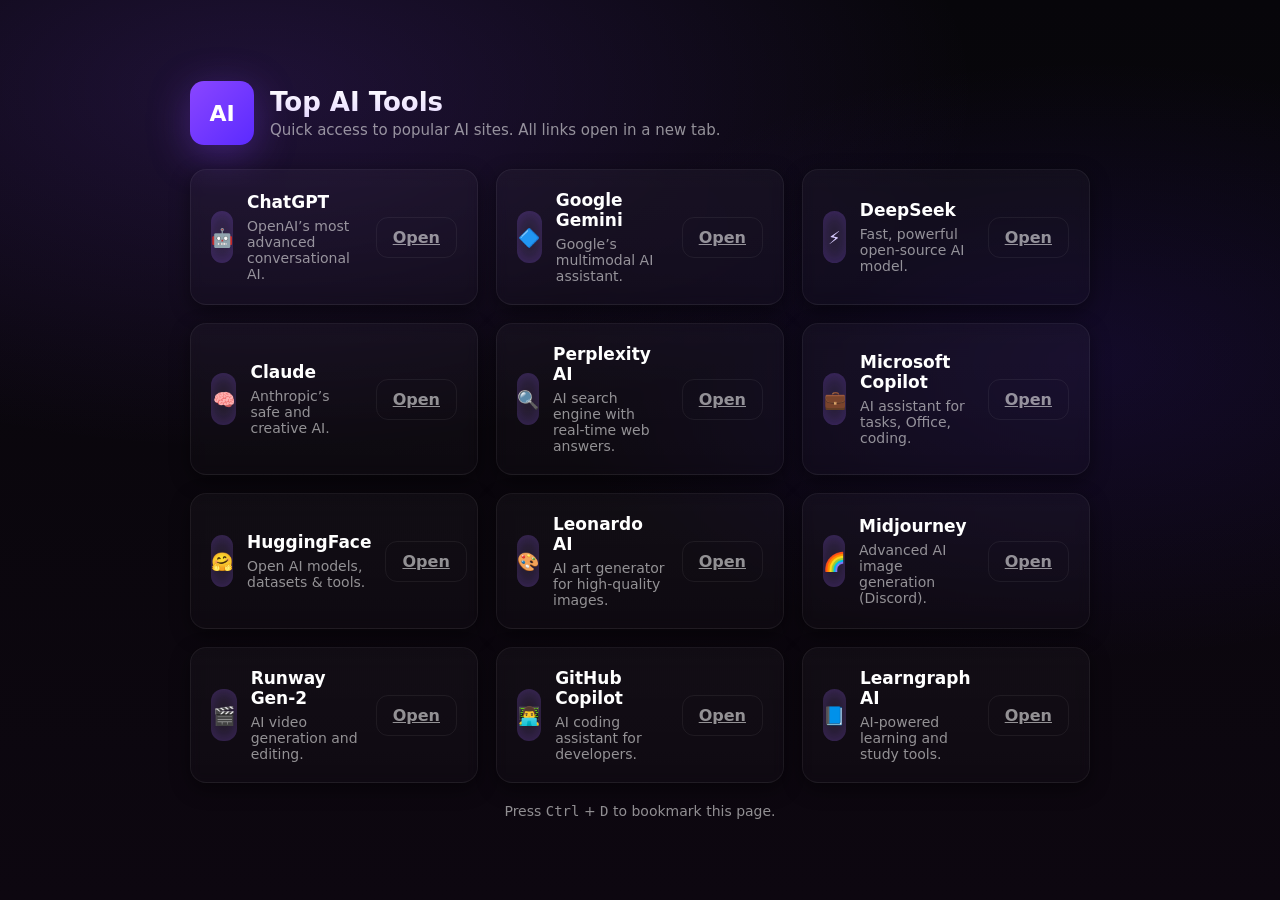
<file: WEB-PAGE/HTML/seo.html>
<!doctype html>
<html lang="en">
<head>
  <meta charset="utf-8">
  <meta name="viewport" content="width=device-width, initial-scale=1">
  <title>Top AI Tools</title>
  <meta name="description" content="Quick access to top AI tools. Links open in a new tab.">
  <style>
    :root {
      --bg-1: #07060a;
      --bg-2: #0d0710;
      --accent: #8a46ff;
      --accent2: #5b2aff;
      --glass: rgba(255,255,255,0.03);
      --glass2: rgba(255,255,255,0.05);
      --muted: rgba(255,255,255,0.55);
      --card-radius: 18px;
    }

    * {
      box-sizing: border-box;
    }

    body {
      margin: 0;
      font-family: Inter, system-ui, Segoe UI, Roboto, Arial;
      background:
        radial-gradient(1200px 600px at 20% 10%, rgba(138,70,255,0.18), transparent 60%),
        radial-gradient(900px 500px at 85% 40%, rgba(91,42,255,0.12), transparent 60%),
        linear-gradient(180deg, var(--bg-1), var(--bg-2));
      color: #fff;
      min-height: 100vh;
      display: flex;
      align-items: center;
      justify-content: center;
      padding: 32px;
    }

    .wrap {
      max-width: 900px;
      width: 100%;
    }

    header {
      display: flex;
      align-items: center;
      gap: 16px;
      margin-bottom: 24px;
    }

    .logo {
      width: 64px;
      height: 64px;
      border-radius: 14px;
      background: linear-gradient(135deg, var(--accent), var(--accent2));
      display: flex;
      align-items: center;
      justify-content: center;
      color: #fff;
      font-weight: 800;
      font-size: 22px;
      box-shadow: 0 10px 40px rgba(138,70,255,0.35);
    }

    h1 {
      margin: 0;
      font-size: 26px;
      font-weight: 700;
      background: linear-gradient(180deg, #fff, #e6d9ff);
      -webkit-background-clip: text;
      color: transparent;
    }

    p.lead {
      margin: 4px 0 0;
      color: var(--muted);
      font-size: 15px;
    }

    .grid {
      display: grid;
      grid-template-columns: repeat(auto-fit, minmax(240px, 1fr));
      gap: 18px;
    }

    .card {
      background: linear-gradient(180deg, var(--glass), rgba(255,255,255,0.015));
      border: 1px solid rgba(255,255,255,0.06);
      padding: 20px;
      border-radius: 16px;
      display: flex;
      align-items: center;
      gap: 14px;
      transition: transform .25s ease, box-shadow .25s ease, border-color .25s;
      box-shadow: 0 6px 20px rgba(0,0,0,0.45);
      backdrop-filter: blur(6px);
    }

    .card:hover {
      transform: translateY(-6px);
      border-color: rgba(138,70,255,0.4);
      box-shadow: 0 18px 50px rgba(138,70,255,0.25);
    }

    .favicon {
      width: 52px;
      height: 52px;
      border-radius: 12px;
      background: rgba(255,255,255,0.06);
      display: flex;
      align-items: center;
      justify-content: center;
      font-weight: 700;
      color: #d8ccff;
      font-size: 18px;
      box-shadow: inset 0 0 18px rgba(138,70,255,0.3);
    }

    .meta h3 {
      margin: 0;
      font-size: 17px;
    }

    .meta p {
      margin: 6px 0 0;
      color: var(--muted);
      font-size: 14px;
    }

    .visit {
      border: 1px solid rgba(255,255,255,0.06);
      padding: 10px 16px;
      color: var(--muted);
      border-radius: 12px;
      cursor: pointer;
      background: transparent;
      font-weight: 600;
    }

    .visit:hover {
      border-color: rgba(138,70,255,0.6);
      color: #fff;
    }

    footer {
      margin-top: 20px;
      color: var(--muted);
      font-size: 14px;
      text-align: center;
    }
  </style>
</head>

<body>
  <div class="wrap">
    <header>
      <div class="logo">AI</div>
      <div>
        <h1>Top AI Tools</h1>
        <p class="lead">Quick access to popular AI sites. All links open in a new tab.</p>
      </div>
    </header>

    <main>
      <section class="grid">

        <!-- ChatGPT -->
        <article class="card">
          <div class="favicon">🤖</div>
          <div class="meta">
            <h3>ChatGPT</h3>
            <p>OpenAI’s most advanced conversational AI.</p>
          </div>
          <a class="visit" href="https://chat.openai.com" target="_blank">Open</a>
        </article>

        <!-- Gemini -->
        <article class="card">
          <div class="favicon">🔷</div>
          <div class="meta">
            <h3>Google Gemini</h3>
            <p>Google’s multimodal AI assistant.</p>
          </div>
          <a class="visit" href="https://gemini.google.com" target="_blank">Open</a>
        </article>

        <!-- DeepSeek -->
        <article class="card">
          <div class="favicon">⚡</div>
          <div class="meta">
            <h3>DeepSeek</h3>
            <p>Fast, powerful open-source AI model.</p>
          </div>
          <a class="visit" href="https://chat.deepseek.com" target="_blank">Open</a>
        </article>

        <!-- Claude -->
        <article class="card">
          <div class="favicon">🧠</div>
          <div class="meta">
            <h3>Claude</h3>
            <p>Anthropic’s safe and creative AI.</p>
          </div>
          <a class="visit" href="https://claude.ai" target="_blank">Open</a>
        </article>

        <!-- Perplexity -->
        <article class="card">
          <div class="favicon">🔍</div>
          <div class="meta">
            <h3>Perplexity AI</h3>
            <p>AI search engine with real-time web answers.</p>
          </div>
          <a class="visit" href="https://www.perplexity.ai" target="_blank">Open</a>
        </article>

        <!-- Copilot -->
        <article class="card">
          <div class="favicon">💼</div>
          <div class="meta">
            <h3>Microsoft Copilot</h3>
            <p>AI assistant for tasks, Office, coding.</p>
          </div>
          <a class="visit" href="https://copilot.microsoft.com" target="_blank">Open</a>
        </article>

        <!-- HuggingFace -->
        <article class="card">
          <div class="favicon">🤗</div>
          <div class="meta">
            <h3>HuggingFace</h3>
            <p>Open AI models, datasets & tools.</p>
          </div>
          <a class="visit" href="https://huggingface.co" target="_blank">Open</a>
        </article>

        <!-- Leonardo AI -->
        <article class="card">
          <div class="favicon">🎨</div>
          <div class="meta">
            <h3>Leonardo AI</h3>
            <p>AI art generator for high-quality images.</p>
          </div>
          <a class="visit" href="https://leonardo.ai" target="_blank">Open</a>
        </article>

        <!-- Midjourney -->
        <article class="card">
          <div class="favicon">🌈</div>
          <div class="meta">
            <h3>Midjourney</h3>
            <p>Advanced AI image generation (Discord).</p>
          </div>
          <a class="visit" href="https://www.midjourney.com" target="_blank">Open</a>
        </article>

        <!-- Runway -->
        <article class="card">
          <div class="favicon">🎬</div>
          <div class="meta">
            <h3>Runway Gen-2</h3>
            <p>AI video generation and editing.</p>
          </div>
          <a class="visit" href="https://runwayml.com" target="_blank">Open</a>
        </article>

        <!-- GitHub Copilot -->
        <article class="card">
          <div class="favicon">👨‍💻</div>
          <div class="meta">
            <h3>GitHub Copilot</h3>
            <p>AI coding assistant for developers.</p>
          </div>
          <a class="visit" href="https://github.com/features/copilot" target="_blank">Open</a>
        </article>

        <!-- Learngraph -->
        <article class="card">
          <div class="favicon">📘</div>
          <div class="meta">
            <h3>Learngraph AI</h3>
            <p>AI-powered learning and study tools.</p>
          </div>
          <a class="visit" href="https://learngraph.ai" target="_blank">Open</a>
        </article>

      </section>

      <footer>
        Press <kbd>Ctrl</kbd> + <kbd>D</kbd> to bookmark this page.
      </footer>
    </main>
  </div>
</body>
</html>
</file>
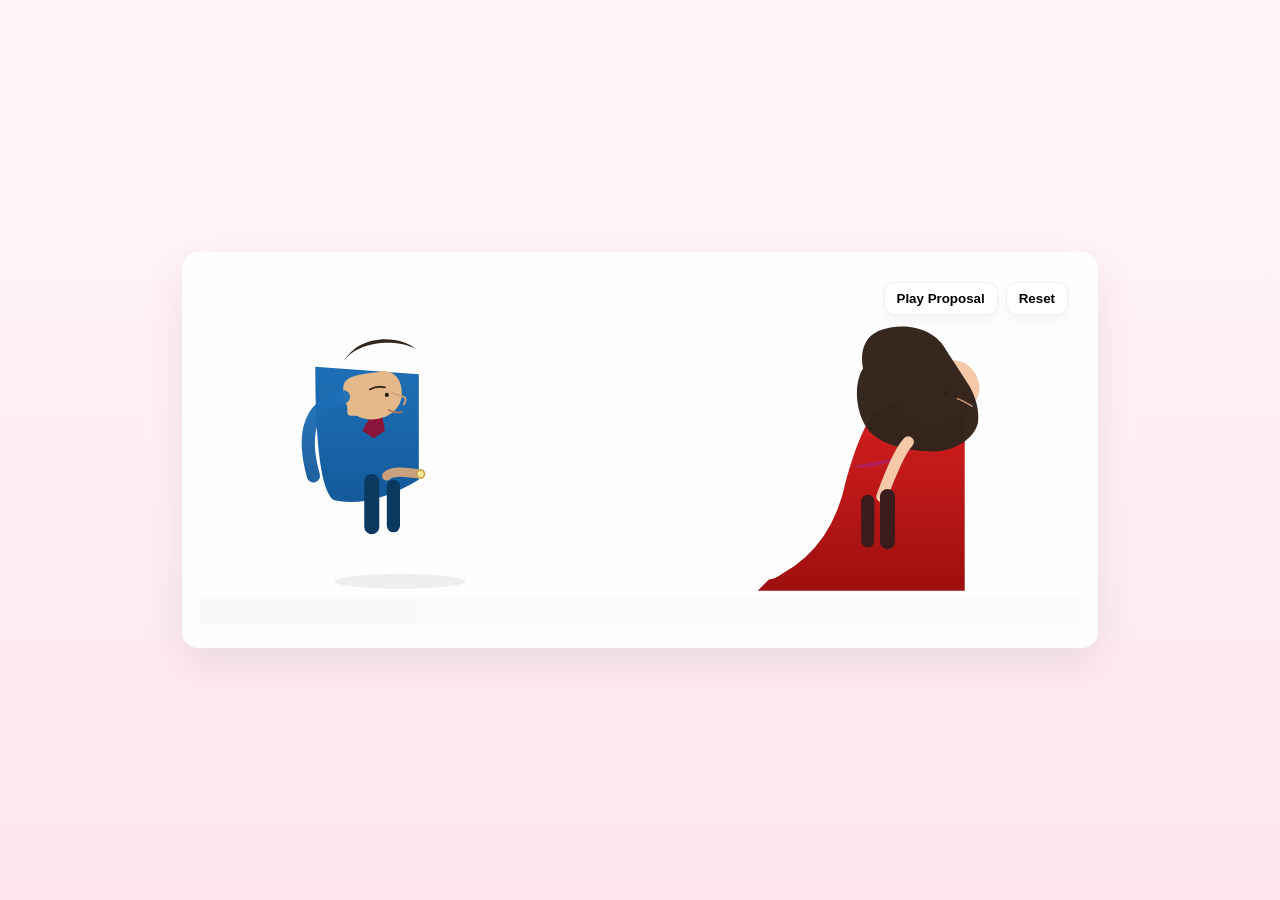
<file: WEB-PAGE/HTML/timepass.html>
<!doctype html>
<html lang="en">
<head>
<meta charset="utf-8"/>
<meta name="viewport" content="width=device-width,initial-scale=1"/>
<title>Side-view Couple Preview</title>
<style>
  :root{
    --bg:#fff6fb;
    --man-blue-1:#1e6fb6;
    --man-blue-2:#145a9b;
    --woman-red-1:#d92020;
    --woman-red-2:#9e0f0f;
    --skin1:#e6b98a;
    --skin2:#f4c8a9;
    --hair-dark:#34251d;
  }
  html,body{height:100%;margin:0}
  body{
    display:flex;
    align-items:center;
    justify-content:center;
    background:linear-gradient(180deg,var(--bg),#ffe6f0);
    font-family:system-ui,-apple-system,Segoe UI,Roboto,"Helvetica Neue",Arial;
  }

  .preview {
    width: 880px;
    max-width: calc(100% - 32px);
    height: 360px;
    background: rgba(255,255,255,0.95);
    border-radius:16px;
    box-shadow: 0 18px 40px rgba(0,0,0,0.08);
    display:flex;
    align-items:center;
    justify-content:center;
    position:relative;
    overflow:visible;
    padding: 18px;
  }

  .stage {
    width:100%;
    height:100%;
    position:relative;
    overflow:hidden;
  }

  /* character wrappers absolute for motion along X axis */
  .char { position:absolute; bottom:28px; will-change: transform; }
  .man { left:-260px; } /* offstage left */
  .woman { right:-260px; } /* offstage right */

  /* SVG sizing */
  svg { width: 320px; height: 320px; display:block; overflow:visible; }

  /* walking move in */
  .enter-man { animation: manEnter 2.4s cubic-bezier(.22,.9,.13,.99) forwards; }
  .enter-woman { animation: womanEnter 2.4s cubic-bezier(.22,.9,.13,.99) forwards; }

  @keyframes manEnter {
    0%   { transform: translateX(0); }
    65%  { transform: translateX(460px); } /* slight overshoot */
    100% { transform: translateX(420px); } /* final */
  }
  @keyframes womanEnter {
    0%   { transform: translateX(0); }
    65%  { transform: translateX(-460px); }
    100% { transform: translateX(-420px); }
  }

  /* subtle body bob while walking */
  .bob { animation: bob 0.6s ease-in-out infinite; transform-origin: center bottom; }
  @keyframes bob {
    0% { transform: translateY(0); }
    50% { transform: translateY(-6px); }
    100% { transform: translateY(0); }
  }

  /* legs stepping (rotate around hip) */
  .leg { transform-origin: 50% 8%; }
  .step { animation: step 0.5s linear infinite; }
  .step.delay { animation-delay: .25s; }
  @keyframes step {
    0% { transform: rotate(10deg); }
    50% { transform: rotate(-18deg); }
    100% { transform: rotate(10deg); }
  }

  /* knee / torso transforms for kneel */
  .kneel { animation: kneelAnim 0.8s ease forwards; transform-origin: center bottom; }
  @keyframes kneelAnim {
    0% { transform: translateY(0) rotate(0deg) scale(1); }
    100% { transform: translateY(22px) rotate(-14deg) scale(.985); }
  }

  .woman-step { animation: womanStep 0.6s ease forwards; }
  @keyframes womanStep {
    from { transform: translateX(0) scale(1); }
    to { transform: translateX(-8px) scale(1.02); }
  }

  /* bouquet */
  .bouquet { opacity:0; transform: translateY(10px) scale(.92); transition: all .45s ease; }
  .bouquet.show { opacity:1; transform: translateY(0) scale(1); }

  /* ring sparkle */
  .sparkle { opacity:0; transform-origin:center; transition: opacity .35s ease, transform .35s ease; }
  .sparkle.show { opacity:1; transform: scale(1.25); }

  /* controls */
  .controls { position:absolute; right:12px; top:12px; display:flex; gap:8px; align-items:center; pointer-events:auto; }
  .btn {
    background: #fff;
    border: 1px solid rgba(0,0,0,0.06);
    padding:8px 12px;
    border-radius:10px;
    cursor:pointer;
    font-weight:600;
    box-shadow: 0 6px 14px rgba(0,0,0,0.04);
  }

  /* simple stage decor (subtle floor) */
  .floor {
    position:absolute;
    left:0; right:0; bottom:6px; height:28px;
    background: linear-gradient(90deg, rgba(0,0,0,0.02), rgba(0,0,0,0.01));
    filter: blur(0.6px);
    pointer-events:none;
  }

  @media (max-width:920px){
    svg { width: 260px; height: 260px; }
    .preview { height:340px; }
  }
  @media (max-width:520px){
    svg { width: 200px; height: 200px; }
    .preview { height:300px; }
    .controls { right:8px; top:8px; }
  }
</style>
</head>
<body>
  <div class="preview" role="region" aria-label="Side-view couple preview">
    <div class="stage" id="stage">
      <!-- Man (side-profile SVG) -->
      <div class="char man" id="manChar" style="left:-260px">
        <svg viewBox="0 0 340 340" xmlns="http://www.w3.org/2000/svg" aria-hidden="true">
          <defs>
            <linearGradient id="ms" x1="0" x2="0" y1="0" y2="1">
              <stop offset="0" stop-color="var(--man-blue-1)"/>
              <stop offset="1" stop-color="var(--man-blue-2)"/>
            </linearGradient>
            <filter id="soft" x="-50%" y="-50%" width="200%" height="200%">
              <feGaussianBlur stdDeviation="0.6" result="b"/>
              <feBlend in="SourceGraphic" in2="b"/>
            </filter>
          </defs>

          <!-- ground shadow -->
          <ellipse cx="170" cy="318" rx="70" ry="8" fill="rgba(0,0,0,0.06)"/>

          <!-- torso (suit) - side silhouette -->
          <g id="manTorso" transform="translate(80,90)">
            <path d="M0 0 L110 8 L110 120 Q60 150 20 142 Q0 130 0 0 Z" fill="url(#ms)"/>
            <!-- collar -->
            <path d="M50 12 L68 36 L88 26" fill="#fff" opacity="0.95"/>
            <!-- tie -->
            <path d="M68 36 L74 68 L62 76 L50 68 Z" fill="#8b143a"/>
          </g>

          <!-- head profile -->
          <g id="manHead" transform="translate(86,36)">
            <!-- neck -->
            <rect x="28" y="88" width="16" height="18" rx="4" fill="var(--skin1)"/>
            <!-- face (oval) -->
            <path d="M60 60 C68 56, 86 60, 86 82 C86 100, 70 110, 54 110 C32 110, 22 92, 24 74 C26 64, 42 62, 60 60 Z"
              fill="var(--skin1)" />
            <!-- ear -->
            <path d="M32 86 C36 82,44 82,46 86 C44 88,36 90,32 88 Z" fill="var(--skin1)"/>
            <!-- hair (side swept) -->
            <path d="M22 54 C30 28, 80 22, 102 36 C82 18, 34 20, 22 54 Z" fill="var(--hair-dark)"/>
            <!-- eyebrow -->
            <path d="M52 78 Q60 74 68 76" stroke="#3a2a20" stroke-width="2" fill="none" stroke-linecap="round"/>
            <!-- eye (profile small) -->
            <circle cx="70" cy="84" r="2.2" fill="#221"/>
            <!-- nose bridge -->
            <path d="M76 82 L88 86 Q92 88 88 94" stroke="#d3a07a" stroke-width="2" fill="none" stroke-linecap="round"/>
            <!-- mouth (subtle) -->
            <path d="M72 100 Q80 104 86 102" stroke="#b67a5c" stroke-width="1.8" fill="none" stroke-linecap="round"/>
          </g>

          <!-- left (back) arm -->
          <path d="M110 122 C68 132, 68 170, 78 206" stroke="url(#ms)" stroke-width="14" stroke-linecap="round" fill="none" opacity="0.95"/>

          <!-- legs group (two rects for thigh/calf in side view) -->
          <g id="manLegs" transform="translate(92,204)">
            <rect class="leg" x="40" y="0" width="16" height="64" rx="8" fill="#0b3a60"/>
            <rect class="leg" x="64" y="6" width="14" height="56" rx="7" fill="#0b3a60"/>
          </g>

          <!-- front arm holding small ring area -->
          <g id="manHand" transform="translate(156,206)">
            <path d="M0 0 C6 -6, 20 -4, 36 -2" stroke="#caa07f" stroke-width="10" stroke-linecap="round" fill="none"/>
            <!-- ring (circle) -->
            <circle cx="36" cy="-2" r="4" fill="#f7e99b" stroke="#c2a84a" stroke-width="1.4"/>
            <g class="sparkle" id="manSpark" transform="translate(44,-10)">
              <circle cx="0" cy="0" r="2.6" fill="#fff9d6"/>
            </g>
          </g>
        </svg>
      </div>

      <!-- Woman (side-profile SVG) -->
      <div class="char woman" id="womanChar" style="right:-260px">
        <svg viewBox="0 0 340 340" xmlns="http://www.w3.org/2000/svg" aria-hidden="true">
          <defs>
            <linearGradient id="wd" x1="0" x2="0" y1="0" y2="1">
              <stop offset="0" stop-color="var(--woman-red-1)"/>
              <stop offset="1" stop-color="var(--woman-red-2)"/>
            </linearGradient>
          </defs>

          <!-- ground shadow -->
          <ellipse cx="170" cy="318" rx="70" ry="8" fill="rgba(0,0,0,0.06)"/>

          <!-- dress silhouette (side) -->
          <g id="womanTorso" transform="translate(40,100)">
            <path d="M220 18 Q200 12 176 18 Q140 28 124 40 Q110 54 94 110 Q80 180 26 210 Q18 216 12 216 L0 228 L220 228 Z"
                  fill="url(#wd)"/>
            <!-- sash -->
            <path d="M160 84 C138 92 120 100 100 96" fill="#b21f5a" opacity="0.95"/>
          </g>

          <!-- head profile -->
          <g id="womanHead" transform="translate(120,34)">
            <!-- face -->
            <path d="M86 72 C90 54, 110 46, 134 50 C150 54, 160 74, 154 88 C150 98, 130 114, 106 116 C84 118, 70 102, 66 88 C62 74, 70 72, 86 72 Z"
                  fill="var(--skin2)"/>
            <!-- hair long / side flow -->
            <path d="M120 38 C110 18, 80 6, 48 18 C36 24, 28 36, 32 58 C24 70, 22 96, 34 118 C44 136, 72 146, 106 146 C130 146,150 132,154 116 C156 104,152 86,142 72 Z"
                  fill="var(--hair-dark)" opacity="0.99"/>
            <!-- eye small -->
            <circle cx="120" cy="84" r="2" fill="#221"/>
            <!-- nose -->
            <path d="M132 90 C138 92,144 96,148 98" stroke="#d39a79" stroke-width="1.4" fill="none" stroke-linecap="round"/>
          </g>

          <!-- arm (front) that will hold bouquet -->
          <g id="womanHand" transform="translate(200,170)">
            <path d="M0 0 C-8 8, -20 36, -28 58" stroke="#f4c8a9" stroke-width="12" stroke-linecap="round" fill="none"/>
          </g>

          <!-- legs group -->
          <g id="womanLegs" transform="translate(110,220)">
            <rect class="leg" x="60" y="0" width="16" height="64" rx="8" fill="#3b1b1b"/>
            <rect class="leg" x="40" y="6" width="14" height="56" rx="7" fill="#3b1b1b"/>
          </g>

          <!-- bouquet (hidden until show) -->
          <g class="bouquet" id="womanBouquet" transform="translate(204,146)">
            <rect x="-6" y="16" width="12" height="44" rx="6" fill="#2f7d2f"/>
            <g transform="translate(0,6)" font-size="20">
              <text x="-12" y="0">🌹</text>
              <text x="0" y="0">🌹</text>
              <text x="12" y="0">🌹</text>
            </g>
          </g>
        </svg>
      </div>

      <!-- small controls -->
      <div class="controls" style="pointer-events:auto">
        <button class="btn" id="playBtn">Play Proposal</button>
        <button class="btn" id="resetBtn">Reset</button>
      </div>

      <div class="floor" aria-hidden="true"></div>
    </div>
  </div>

<script>
  // DOM refs
  const manChar = document.getElementById('manChar');
  const womanChar = document.getElementById('womanChar');
  const manSVG = manChar.querySelector('svg');
  const womanSVG = womanChar.querySelector('svg');

  // for stepping/bob
  const manLegs = manSVG.querySelector('#manLegs');
  const manLegRects = manLegs.querySelectorAll('.leg');
  const womanLegs = womanSVG.querySelector('#womanLegs');
  const womanLegRects = womanLegs.querySelectorAll('.leg');

  // torso / body groups for bob
  const manBody = manSVG.querySelector('#manTorso');
  const womanBody = womanSVG.querySelector('#womanTorso');

  // bouquet & ring sparkle
  const bouquet = document.getElementById('womanBouquet');
  const manSpark = document.getElementById('manSpark');

  // buttons
  const playBtn = document.getElementById('playBtn');
  const resetBtn = document.getElementById('resetBtn');

  // helper: start walking motion (bobbing + leg stepping + enter animation)
  function startWalking() {
    manBody.classList.add('bob');
    womanBody.classList.add('bob');

    manLegRects.forEach((r,i) => r.classList.add('step', i? 'delay' : ''));
    womanLegRects.forEach((r,i) => r.classList.add('step', i? 'delay' : ''));

    manSVG.classList.add('enter-man');
    womanSVG.classList.add('enter-woman');
  }

  function stopWalking() {
    manBody.classList.remove('bob');
    womanBody.classList.remove('bob');

    manLegRects.forEach(r => r.classList.remove('step','delay'));
    womanLegRects.forEach(r => r.classList.remove('step','delay'));

    manSVG.classList.remove('enter-man');
    womanSVG.classList.remove('enter-woman');
  }

  // sequence: walk -> meet -> kneel -> bouquet -> sparkle
  function playSequence() {
    resetAll();

    // bring wrappers to near center baseline positions so CSS translateX animations are visible
    manChar.style.left = '-260px';
    womanChar.style.right = '-260px';

    // small delay then start walking (so transforms reset)
    requestAnimationFrame(() => {
      startWalking();
    });

    // after walk duration (~2400ms from CSS)
    setTimeout(() => {
      // stop walking motion
      stopWalking();

      // kneel man and small woman step
      manSVG.classList.add('kneel');
      womanSVG.classList.add('woman-step');

      // show bouquet
      bouquet.classList.add('show');

      // sparkle ring slightly after kneel
      setTimeout(() => {
        manSpark.classList.add('show');
      }, 380);

    }, 2400);
  }

  function resetAll() {
    // remove classes
    stopWalking();
    manSVG.classList.remove('kneel');
    womanSVG.classList.remove('woman-step');
    bouquet.classList.remove('show');
    manSpark.classList.remove('show');

    // reset wrappers to offstage but ready
    manChar.style.transform = '';
    womanChar.style.transform = '';

    // briefly move wrappers offscreen then to visible start spots to ensure enter animation runs
    manChar.style.left = '-260px';
    womanChar.style.right = '-260px';

    // small reflow and set to starting visible anchors (keeps SVG translate-based enter animation consistent)
    setTimeout(() => {
      manChar.style.left = '40px';
      womanChar.style.right = '40px';
    }, 40);
  }

  // init: reset to start positions
  resetAll();

  playBtn.addEventListener('click', () => {
    playSequence();
  });
  resetBtn.addEventListener('click', () => {
    resetAll();
  });

  // optional: autoplay once after load
  // setTimeout(playSequence, 600);
</script>
</body>
</html>
</file>
